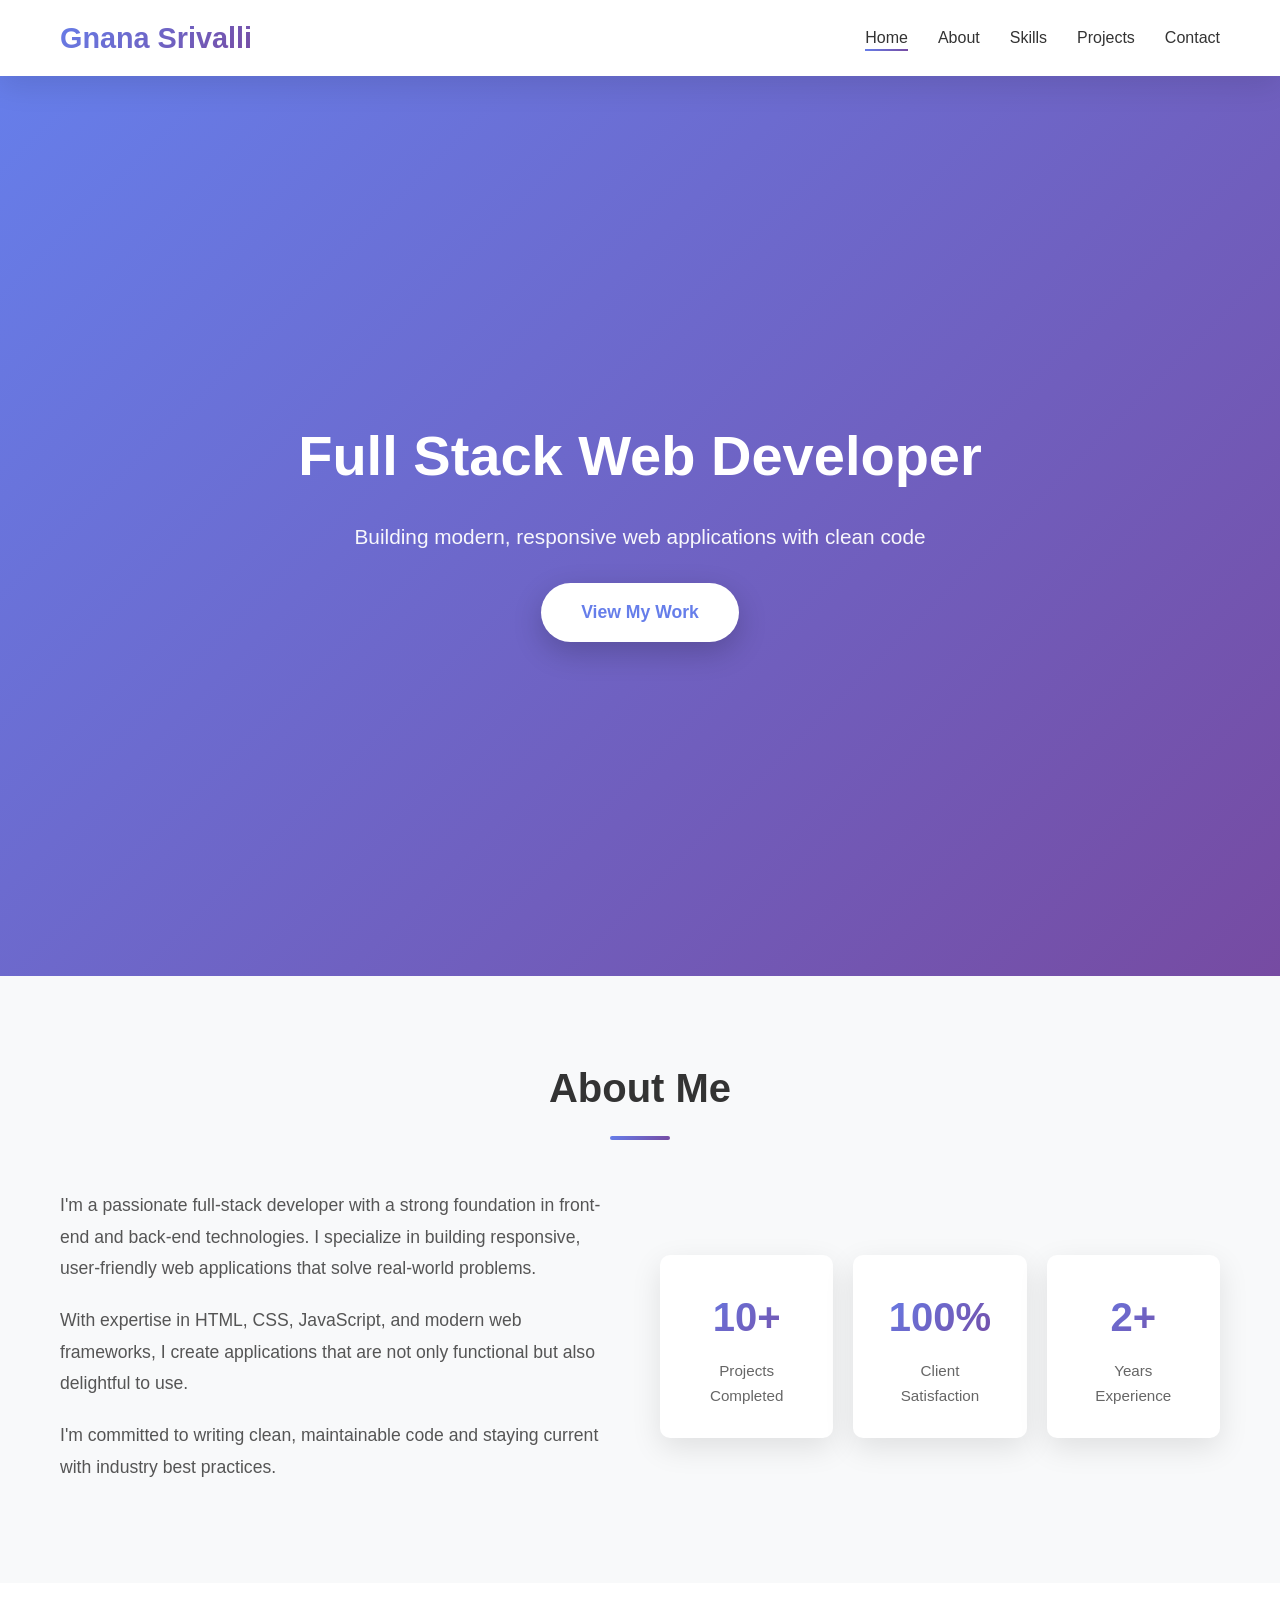
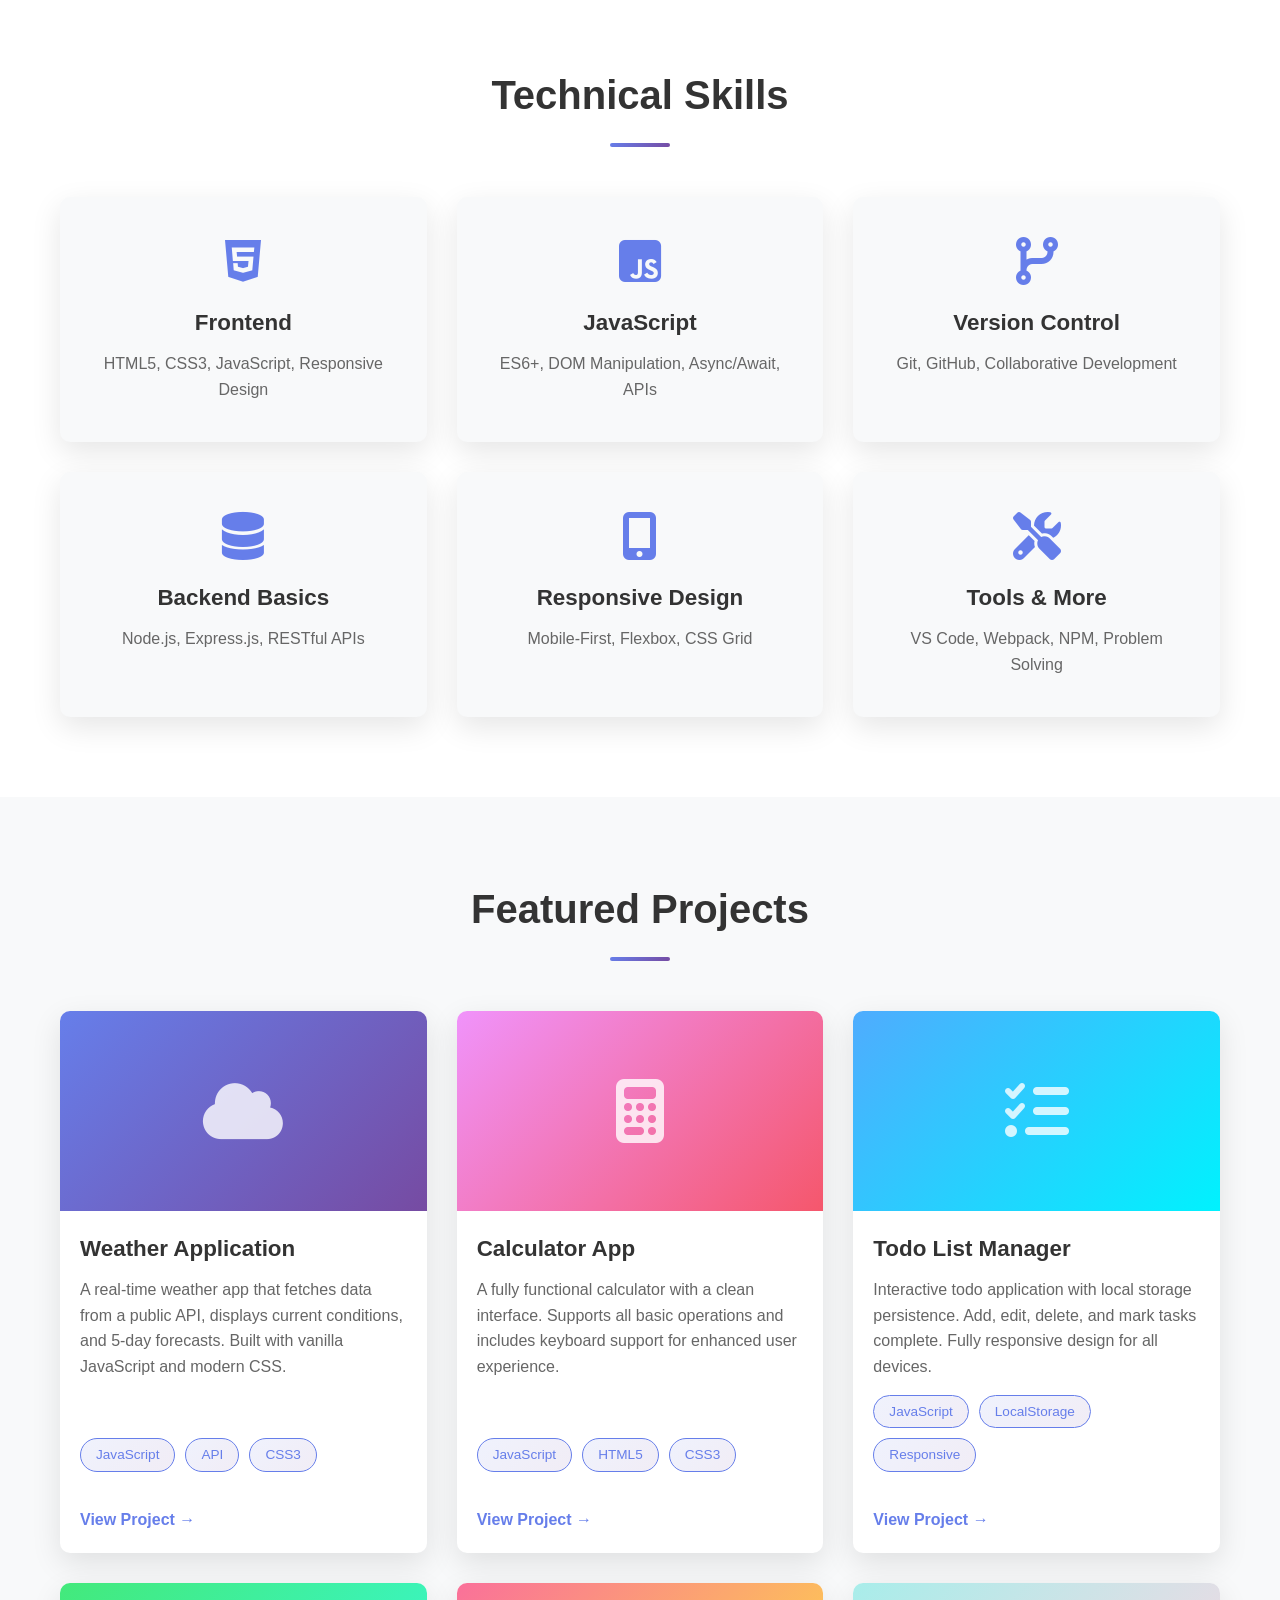
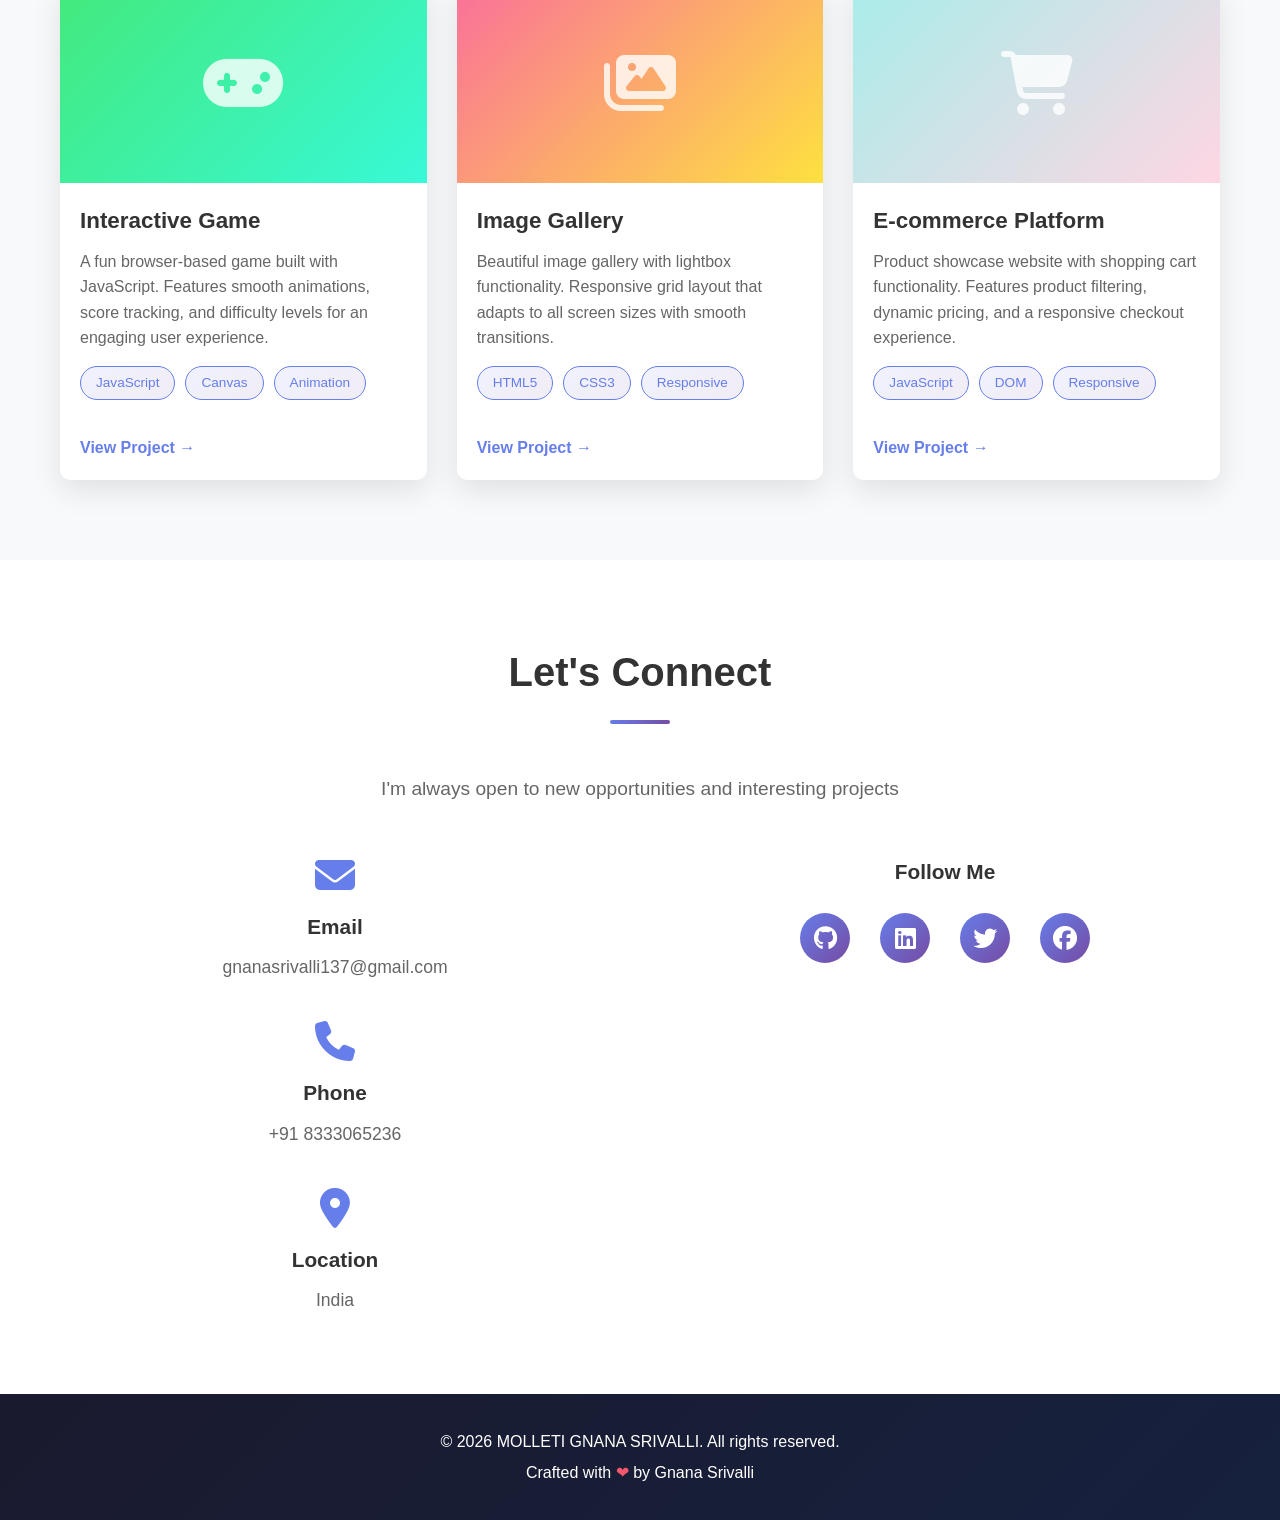
<file: portfolio/index.html>
<!DOCTYPE html>
<html lang="en">
<head>
  <meta charset="UTF-8">
  <meta name="viewport" content="width=device-width, initial-scale=1.0">
  <title>Gnana Srivalli - Full Stack Developer</title>
  <link rel="stylesheet" href="style.css">
  <link rel="stylesheet" href="https://cdnjs.cloudflare.com/ajax/libs/font-awesome/6.4.0/css/all.min.css">
</head>
<body>
  <!-- Navigation -->
  <nav class="navbar">
    <div class="container">
      <div class="nav-brand">
        <h2>Gnana Srivalli</h2>
      </div>
      <div class="nav-toggle" id="navToggle">
        <span></span>
        <span></span>
        <span></span>
      </div>
      <ul class="nav-menu" id="navMenu">
        <li><a href="#home" class="nav-link">Home</a></li>
        <li><a href="#about" class="nav-link">About</a></li>
        <li><a href="#skills" class="nav-link">Skills</a></li>
        <li><a href="#projects" class="nav-link">Projects</a></li>
        <li><a href="#contact" class="nav-link">Contact</a></li>
      </ul>
    </div>
  </nav>

  <!-- Hero Section -->
  <section id="home" class="hero">
    <div class="hero-content">
      <h1 class="fade-in">Full Stack Web Developer</h1>
      <p class="fade-in delay-1">Building modern, responsive web applications with clean code</p>
      <a href="#projects" class="cta-button fade-in delay-2">View My Work</a>
    </div>
  </section>

  <!-- About Section -->
  <section id="about" class="about">
    <div class="container">
      <h2 class="section-title">About Me</h2>
      <div class="about-content">
        <div class="about-text">
          <p>I'm a passionate full-stack developer with a strong foundation in front-end and back-end technologies. I specialize in building responsive, user-friendly web applications that solve real-world problems.</p>
          <p>With expertise in HTML, CSS, JavaScript, and modern web frameworks, I create applications that are not only functional but also delightful to use.</p>
          <p>I'm committed to writing clean, maintainable code and staying current with industry best practices.</p>
        </div>
        <div class="about-stats">
          <div class="stat">
            <h3>10+</h3>
            <p>Projects Completed</p>
          </div>
          <div class="stat">
            <h3>100%</h3>
            <p>Client Satisfaction</p>
          </div>
          <div class="stat">
            <h3>2+</h3>
            <p>Years Experience</p>
          </div>
        </div>
      </div>
    </div>
  </section>

  <!-- Skills Section -->
  <section id="skills" class="skills">
    <div class="container">
      <h2 class="section-title">Technical Skills</h2>
      <div class="skills-grid">
        <div class="skill-card">
          <i class="fab fa-html5"></i>
          <h3>Frontend</h3>
          <p>HTML5, CSS3, JavaScript, Responsive Design</p>
        </div>
        <div class="skill-card">
          <i class="fab fa-js-square"></i>
          <h3>JavaScript</h3>
          <p>ES6+, DOM Manipulation, Async/Await, APIs</p>
        </div>
        <div class="skill-card">
          <i class="fas fa-code-branch"></i>
          <h3>Version Control</h3>
          <p>Git, GitHub, Collaborative Development</p>
        </div>
        <div class="skill-card">
          <i class="fas fa-database"></i>
          <h3>Backend Basics</h3>
          <p>Node.js, Express.js, RESTful APIs</p>
        </div>
        <div class="skill-card">
          <i class="fas fa-mobile-alt"></i>
          <h3>Responsive Design</h3>
          <p>Mobile-First, Flexbox, CSS Grid</p>
        </div>
        <div class="skill-card">
          <i class="fas fa-tools"></i>
          <h3>Tools & More</h3>
          <p>VS Code, Webpack, NPM, Problem Solving</p>
        </div>
      </div>
    </div>
  </section>

  <!-- Projects Section -->
  <section id="projects" class="projects">
    <div class="container">
      <h2 class="section-title">Featured Projects</h2>
      <div class="projects-grid">
        <div class="project-card">
          <div class="project-image" style="background: linear-gradient(135deg, #667eea 0%, #764ba2 100%);">
            <i class="fas fa-cloud"></i>
          </div>
          <h3>Weather Application</h3>
          <p>A real-time weather app that fetches data from a public API, displays current conditions, and 5-day forecasts. Built with vanilla JavaScript and modern CSS.</p>
          <div class="tech-tags">
            <span>JavaScript</span>
            <span>API</span>
            <span>CSS3</span>
          </div>
          <a href="#" class="project-link">View Project →</a>
        </div>

        <div class="project-card">
          <div class="project-image" style="background: linear-gradient(135deg, #f093fb 0%, #f5576c 100%);">
            <i class="fas fa-calculator"></i>
          </div>
          <h3>Calculator App</h3>
          <p>A fully functional calculator with a clean interface. Supports all basic operations and includes keyboard support for enhanced user experience.</p>
          <div class="tech-tags">
            <span>JavaScript</span>
            <span>HTML5</span>
            <span>CSS3</span>
          </div>
          <a href="#" class="project-link">View Project →</a>
        </div>

        <div class="project-card">
          <div class="project-image" style="background: linear-gradient(135deg, #4facfe 0%, #00f2fe 100%);">
            <i class="fas fa-tasks"></i>
          </div>
          <h3>Todo List Manager</h3>
          <p>Interactive todo application with local storage persistence. Add, edit, delete, and mark tasks complete. Fully responsive design for all devices.</p>
          <div class="tech-tags">
            <span>JavaScript</span>
            <span>LocalStorage</span>
            <span>Responsive</span>
          </div>
          <a href="#" class="project-link">View Project →</a>
        </div>

        <div class="project-card">
          <div class="project-image" style="background: linear-gradient(135deg, #43e97b 0%, #38f9d7 100%);">
            <i class="fas fa-gamepad"></i>
          </div>
          <h3>Interactive Game</h3>
          <p>A fun browser-based game built with JavaScript. Features smooth animations, score tracking, and difficulty levels for an engaging user experience.</p>
          <div class="tech-tags">
            <span>JavaScript</span>
            <span>Canvas</span>
            <span>Animation</span>
          </div>
          <a href="#" class="project-link">View Project →</a>
        </div>

        <div class="project-card">
          <div class="project-image" style="background: linear-gradient(135deg, #fa709a 0%, #fee140 100%);">
            <i class="fas fa-images"></i>
          </div>
          <h3>Image Gallery</h3>
          <p>Beautiful image gallery with lightbox functionality. Responsive grid layout that adapts to all screen sizes with smooth transitions.</p>
          <div class="tech-tags">
            <span>HTML5</span>
            <span>CSS3</span>
            <span>Responsive</span>
          </div>
          <a href="#" class="project-link">View Project →</a>
        </div>

        <div class="project-card">
          <div class="project-image" style="background: linear-gradient(135deg, #a8edea 0%, #fed6e3 100%);">
            <i class="fas fa-shopping-cart"></i>
          </div>
          <h3>E-commerce Platform</h3>
          <p>Product showcase website with shopping cart functionality. Features product filtering, dynamic pricing, and a responsive checkout experience.</p>
          <div class="tech-tags">
            <span>JavaScript</span>
            <span>DOM</span>
            <span>Responsive</span>
          </div>
          <a href="#" class="project-link">View Project →</a>
        </div>
      </div>
    </div>
  </section>

  <!-- Contact Section -->
  <section id="contact" class="contact">
    <div class="container">
      <h2 class="section-title">Let's Connect</h2>
      <p class="contact-subtitle">I'm always open to new opportunities and interesting projects</p>
      
      <div class="contact-content">
        <div class="contact-methods">
          <div class="contact-method">
            <i class="fas fa-envelope"></i>
            <h3>Email</h3>
            <a href="mailto:gnanasrivalli137@gmail.com">gnanasrivalli137@gmail.com</a>
          </div>
          <div class="contact-method">
            <i class="fas fa-phone"></i>
            <h3>Phone</h3>
            <a href="tel:+918333065236">+91 8333065236</a>
          </div>
          <div class="contact-method">
            <i class="fas fa-map-marker-alt"></i>
            <h3>Location</h3>
            <p>India</p>
          </div>
        </div>

        <div class="social-links">
          <h3>Follow Me</h3>
          <div class="social-icons">
            <a href="https://github.com" target="_blank" rel="noopener noreferrer" title="GitHub">
              <i class="fab fa-github"></i>
            </a>
            <a href="https://linkedin.com" target="_blank" rel="noopener noreferrer" title="LinkedIn">
              <i class="fab fa-linkedin"></i>
            </a>
            <a href="https://twitter.com" target="_blank" rel="noopener noreferrer" title="Twitter">
              <i class="fab fa-twitter"></i>
            </a>
            <a href="https://facebook.com" target="_blank" rel="noopener noreferrer" title="Facebook">
              <i class="fab fa-facebook"></i>
            </a>
          </div>
        </div>
      </div>
    </div>
  </section>

  <!-- Footer -->
  <footer class="footer">
    <div class="container">
      <p>&copy; 2026 MOLLETI GNANA SRIVALLI. All rights reserved.</p>
      <p>Crafted with <span class="heart">❤</span> by Gnana Srivalli</p>
    </div>
  </footer>

  <script src="script.js"></script>
</body>
</html>
</file>
<file: portfolio/style.css>
/* ===== CSS Variables ===== */
:root {
  --primary-color: #667eea;
  --secondary-color: #764ba2;
  --accent-color: #f5576c;
  --text-color: #333;
  --light-bg: #f8f9fa;
  --white: #ffffff;
  --shadow: 0 10px 30px rgba(0, 0, 0, 0.1);
  --transition: all 0.3s ease;
}

/* ===== General Styles ===== */
* {
  margin: 0;
  padding: 0;
  box-sizing: border-box;
}

html {
  scroll-behavior: smooth;
}

body {
  font-family: 'Segoe UI', Tahoma, Geneva, Verdana, sans-serif;
  color: var(--text-color);
  background-color: var(--white);
  line-height: 1.6;
}

.container {
  max-width: 1200px;
  margin: 0 auto;
  padding: 0 20px;
}

/* ===== Navigation ===== */
.navbar {
  position: sticky;
  top: 0;
  background: var(--white);
  box-shadow: var(--shadow);
  z-index: 1000;
  transition: var(--transition);
}

.navbar .container {
  display: flex;
  justify-content: space-between;
  align-items: center;
  padding: 15px 20px;
}

.nav-brand h2 {
  background: linear-gradient(135deg, var(--primary-color), var(--secondary-color));
  -webkit-background-clip: text;
  -webkit-text-fill-color: transparent;
  background-clip: text;
  font-size: 1.8rem;
  margin: 0;
}

.nav-menu {
  display: flex;
  list-style: none;
  gap: 30px;
}

.nav-link {
  text-decoration: none;
  color: var(--text-color);
  font-weight: 500;
  position: relative;
  transition: var(--transition);
}

.nav-link::after {
  content: '';
  position: absolute;
  bottom: -5px;
  left: 0;
  width: 0;
  height: 2px;
  background: linear-gradient(135deg, var(--primary-color), var(--secondary-color));
  transition: var(--transition);
}

.nav-link:hover::after {
  width: 100%;
}

.nav-toggle {
  display: none;
  flex-direction: column;
  cursor: pointer;
}

.nav-toggle span {
  width: 25px;
  height: 3px;
  background: var(--text-color);
  margin: 5px 0;
  transition: var(--transition);
}

/* ===== Hero Section ===== */
.hero {
  min-height: 100vh;
  display: flex;
  align-items: center;
  justify-content: center;
  background: linear-gradient(135deg, var(--primary-color), var(--secondary-color));
  color: var(--white);
  text-align: center;
  padding: 40px 20px;
}

.hero-content h1 {
  font-size: 3.5rem;
  margin-bottom: 20px;
  font-weight: 700;
}

.hero-content p {
  font-size: 1.3rem;
  margin-bottom: 30px;
  opacity: 0.95;
}

.cta-button {
  display: inline-block;
  padding: 15px 40px;
  background: var(--white);
  color: var(--primary-color);
  text-decoration: none;
  border-radius: 50px;
  font-weight: 600;
  font-size: 1.1rem;
  transition: var(--transition);
  box-shadow: 0 10px 30px rgba(0, 0, 0, 0.2);
}

.cta-button:hover {
  transform: translateY(-3px);
  box-shadow: 0 15px 40px rgba(0, 0, 0, 0.3);
}

/* ===== Animations ===== */
@keyframes fadeInUp {
  from {
    opacity: 0;
    transform: translateY(30px);
  }
  to {
    opacity: 1;
    transform: translateY(0);
  }
}

.fade-in {
  animation: fadeInUp 0.8s ease;
}

.delay-1 {
  animation-delay: 0.2s;
}

.delay-2 {
  animation-delay: 0.4s;
}

/* ===== Section Styles ===== */
section {
  padding: 80px 20px;
}

.section-title {
  font-size: 2.5rem;
  margin-bottom: 50px;
  text-align: center;
  position: relative;
  padding-bottom: 20px;
}

.section-title::after {
  content: '';
  position: absolute;
  bottom: 0;
  left: 50%;
  transform: translateX(-50%);
  width: 60px;
  height: 4px;
  background: linear-gradient(135deg, var(--primary-color), var(--secondary-color));
  border-radius: 2px;
}

/* ===== About Section ===== */
.about {
  background: var(--light-bg);
}

.about-content {
  display: grid;
  grid-template-columns: 1fr 1fr;
  gap: 40px;
  align-items: center;
}

.about-text p {
  font-size: 1.1rem;
  margin-bottom: 20px;
  line-height: 1.8;
  color: #555;
}

.about-stats {
  display: grid;
  grid-template-columns: repeat(3, 1fr);
  gap: 20px;
}

.stat {
  text-align: center;
  padding: 30px;
  background: var(--white);
  border-radius: 10px;
  box-shadow: var(--shadow);
}

.stat h3 {
  font-size: 2.5rem;
  background: linear-gradient(135deg, var(--primary-color), var(--secondary-color));
  -webkit-background-clip: text;
  -webkit-text-fill-color: transparent;
  background-clip: text;
  margin-bottom: 10px;
}

.stat p {
  color: #666;
  font-size: 0.95rem;
}

/* ===== Skills Section ===== */
.skills {
  background: var(--white);
}

.skills-grid {
  display: grid;
  grid-template-columns: repeat(auto-fit, minmax(280px, 1fr));
  gap: 30px;
}

.skill-card {
  background: var(--light-bg);
  padding: 40px;
  border-radius: 10px;
  text-align: center;
  transition: var(--transition);
  cursor: pointer;
  box-shadow: var(--shadow);
}

.skill-card:hover {
  transform: translateY(-10px);
  box-shadow: 0 20px 40px rgba(102, 126, 234, 0.2);
  background: var(--white);
}

.skill-card i {
  font-size: 3rem;
  color: var(--primary-color);
  margin-bottom: 20px;
}

.skill-card h3 {
  font-size: 1.4rem;
  margin-bottom: 10px;
  color: var(--text-color);
}

.skill-card p {
  color: #666;
  line-height: 1.6;
}

/* ===== Projects Section ===== */
.projects {
  background: var(--light-bg);
}

.projects-grid {
  display: grid;
  grid-template-columns: repeat(auto-fit, minmax(300px, 1fr));
  gap: 30px;
}

.project-card {
  background: var(--white);
  border-radius: 10px;
  overflow: hidden;
  box-shadow: var(--shadow);
  transition: var(--transition);
  display: flex;
  flex-direction: column;
  height: 100%;
}

.project-card:hover {
  transform: translateY(-10px);
  box-shadow: 0 20px 50px rgba(0, 0, 0, 0.15);
}

.project-image {
  height: 200px;
  display: flex;
  align-items: center;
  justify-content: center;
  font-size: 4rem;
  color: rgba(255, 255, 255, 0.8);
}

.project-card h3 {
  padding: 20px 20px 10px;
  font-size: 1.4rem;
  color: var(--text-color);
}

.project-card p {
  padding: 0 20px;
  color: #666;
  line-height: 1.6;
  flex-grow: 1;
}

.tech-tags {
  padding: 15px 20px;
  display: flex;
  gap: 10px;
  flex-wrap: wrap;
}

.tech-tags span {
  display: inline-block;
  background: linear-gradient(135deg, rgba(102, 126, 234, 0.1), rgba(118, 75, 162, 0.1));
  color: var(--primary-color);
  padding: 5px 15px;
  border-radius: 20px;
  font-size: 0.85rem;
  border: 1px solid var(--primary-color);
}

.project-link {
  padding: 20px;
  text-decoration: none;
  color: var(--primary-color);
  font-weight: 600;
  transition: var(--transition);
  display: inline-block;
}

.project-link:hover {
  color: var(--secondary-color);
}

/* ===== Contact Section ===== */
.contact {
  background: var(--white);
}

.contact-subtitle {
  font-size: 1.2rem;
  text-align: center;
  color: #666;
  margin-bottom: 50px;
}

.contact-content {
  display: grid;
  grid-template-columns: 1fr 1fr;
  gap: 60px;
}

.contact-methods {
  display: flex;
  flex-direction: column;
  gap: 40px;
}

.contact-method {
  text-align: center;
}

.contact-method i {
  font-size: 2.5rem;
  color: var(--primary-color);
  margin-bottom: 15px;
}

.contact-method h3 {
  font-size: 1.3rem;
  margin-bottom: 10px;
}

.contact-method a,
.contact-method p {
  color: #666;
  font-size: 1.1rem;
  text-decoration: none;
  transition: var(--transition);
}

.contact-method a:hover {
  color: var(--primary-color);
}

.social-links h3 {
  font-size: 1.3rem;
  margin-bottom: 25px;
  text-align: center;
}

.social-icons {
  display: flex;
  justify-content: center;
  gap: 30px;
  flex-wrap: wrap;
}

.social-icons a {
  display: flex;
  align-items: center;
  justify-content: center;
  width: 50px;
  height: 50px;
  border-radius: 50%;
  background: linear-gradient(135deg, var(--primary-color), var(--secondary-color));
  color: var(--white);
  text-decoration: none;
  font-size: 1.5rem;
  transition: var(--transition);
}

.social-icons a:hover {
  transform: translateY(-5px);
  box-shadow: 0 10px 30px rgba(102, 126, 234, 0.4);
}

/* ===== Footer ===== */
.footer {
  background: linear-gradient(135deg, #1a1a2e, #16213e);
  color: var(--white);
  padding: 30px 20px;
  text-align: center;
}

.footer p {
  margin: 5px 0;
}

.heart {
  color: var(--accent-color);
  animation: heartbeat 1.3s infinite;
}

@keyframes heartbeat {
  0%, 100% { transform: scale(1); }
  50% { transform: scale(1.2); }
}

/* ===== Responsive Design ===== */
@media (max-width: 768px) {
  .nav-menu {
    gap: 15px;
  }

  .nav-link {
    font-size: 0.9rem;
  }

  .hero-content h1 {
    font-size: 2.2rem;
  }

  .hero-content p {
    font-size: 1rem;
  }

  .section-title {
    font-size: 2rem;
  }

  .about-content {
    grid-template-columns: 1fr;
  }

  .about-stats {
    grid-template-columns: 1fr;
  }

  .contact-content {
    grid-template-columns: 1fr;
    gap: 40px;
  }

  .skills-grid,
  .projects-grid {
    grid-template-columns: 1fr;
  }
}

@media (max-width: 600px) {
  .nav-toggle {
    display: flex;
  }

  .nav-menu {
    position: absolute;
    top: 100%;
    left: 0;
    right: 0;
    background: var(--white);
    flex-direction: column;
    gap: 0;
    max-height: 0;
    overflow: hidden;
    transition: var(--transition);
  }

  .nav-menu.active {
    max-height: 400px;
  }

  .nav-menu li {
    border-bottom: 1px solid var(--light-bg);
  }

  .nav-menu a {
    display: block;
    padding: 15px 20px;
  }

  .hero-content h1 {
    font-size: 1.8rem;
  }

  .hero-content p {
    font-size: 0.95rem;
  }

  .cta-button {
    padding: 12px 30px;
    font-size: 1rem;
  }

  .section-title {
    font-size: 1.5rem;
    margin-bottom: 30px;
  }

  .social-icons {
    gap: 15px;
  }

  .social-icons a {
    width: 45px;
    height: 45px;
    font-size: 1.2rem;
  }
}
</file>
